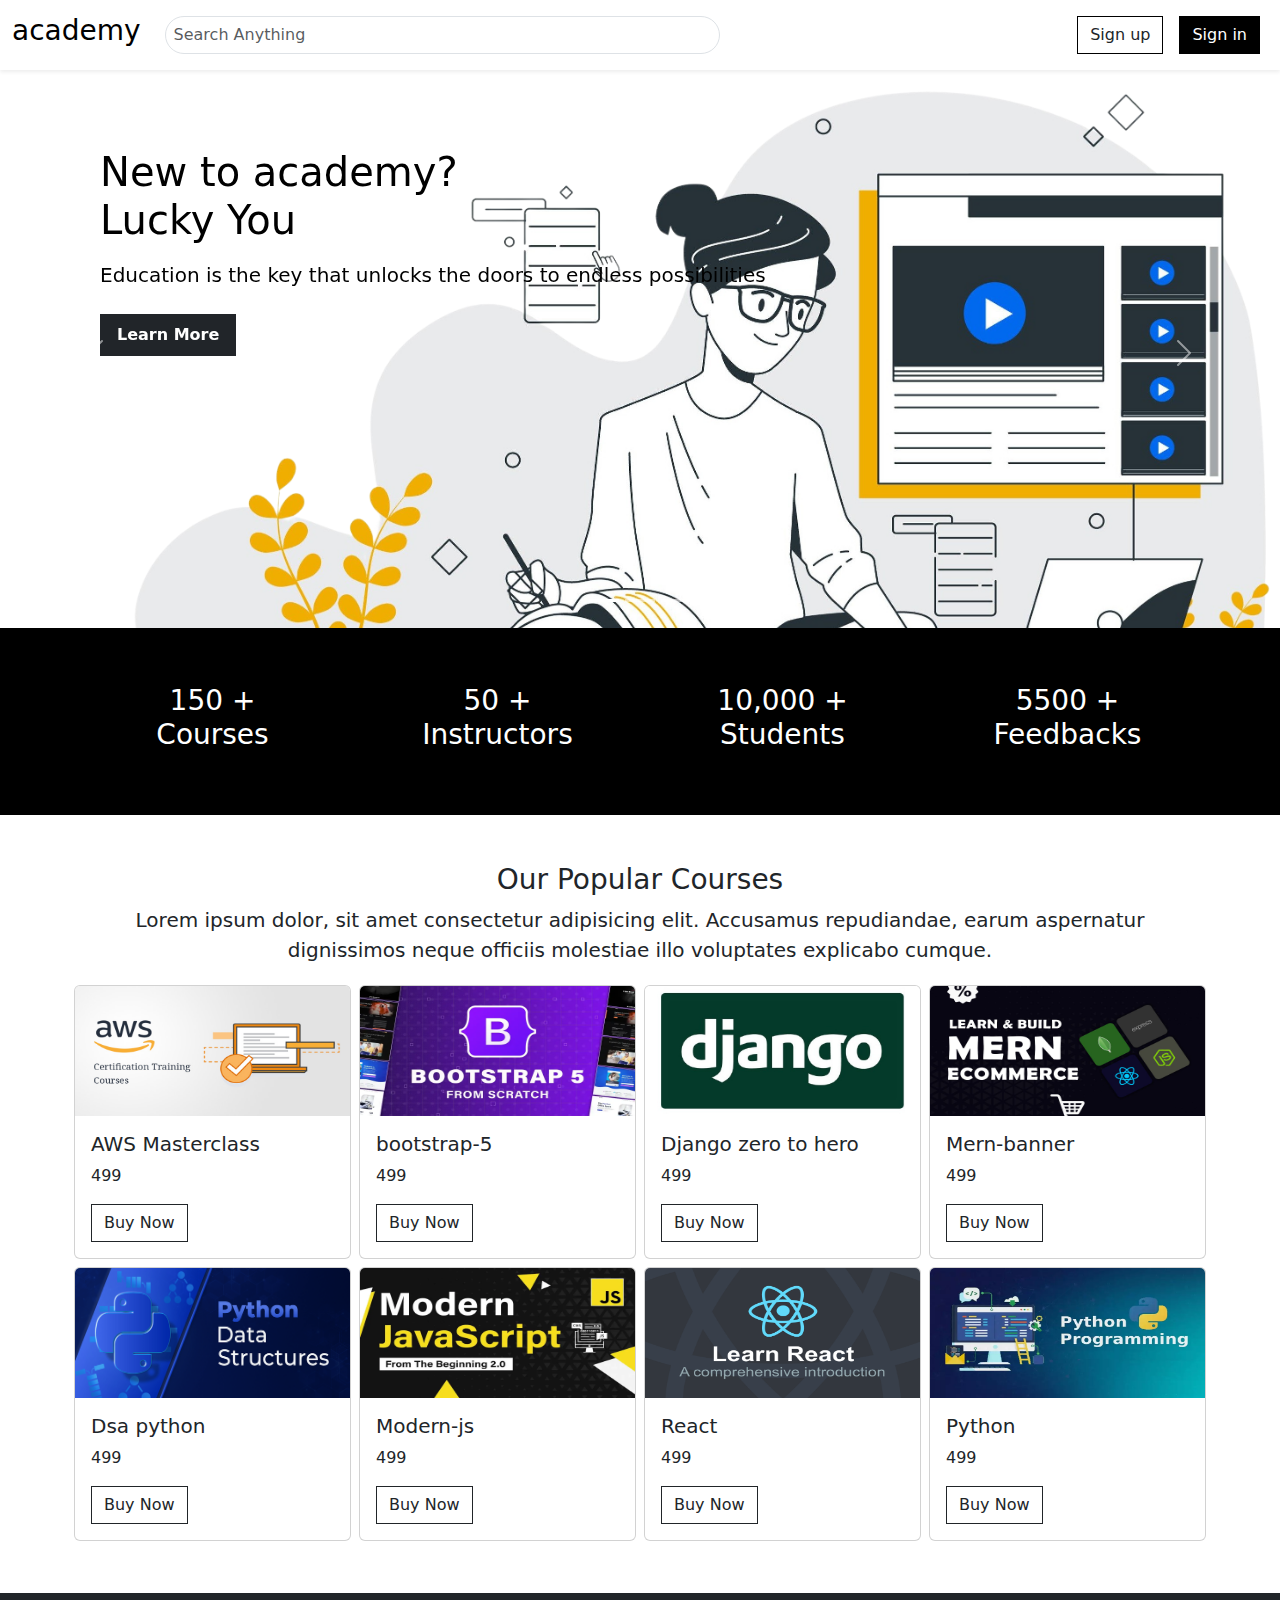
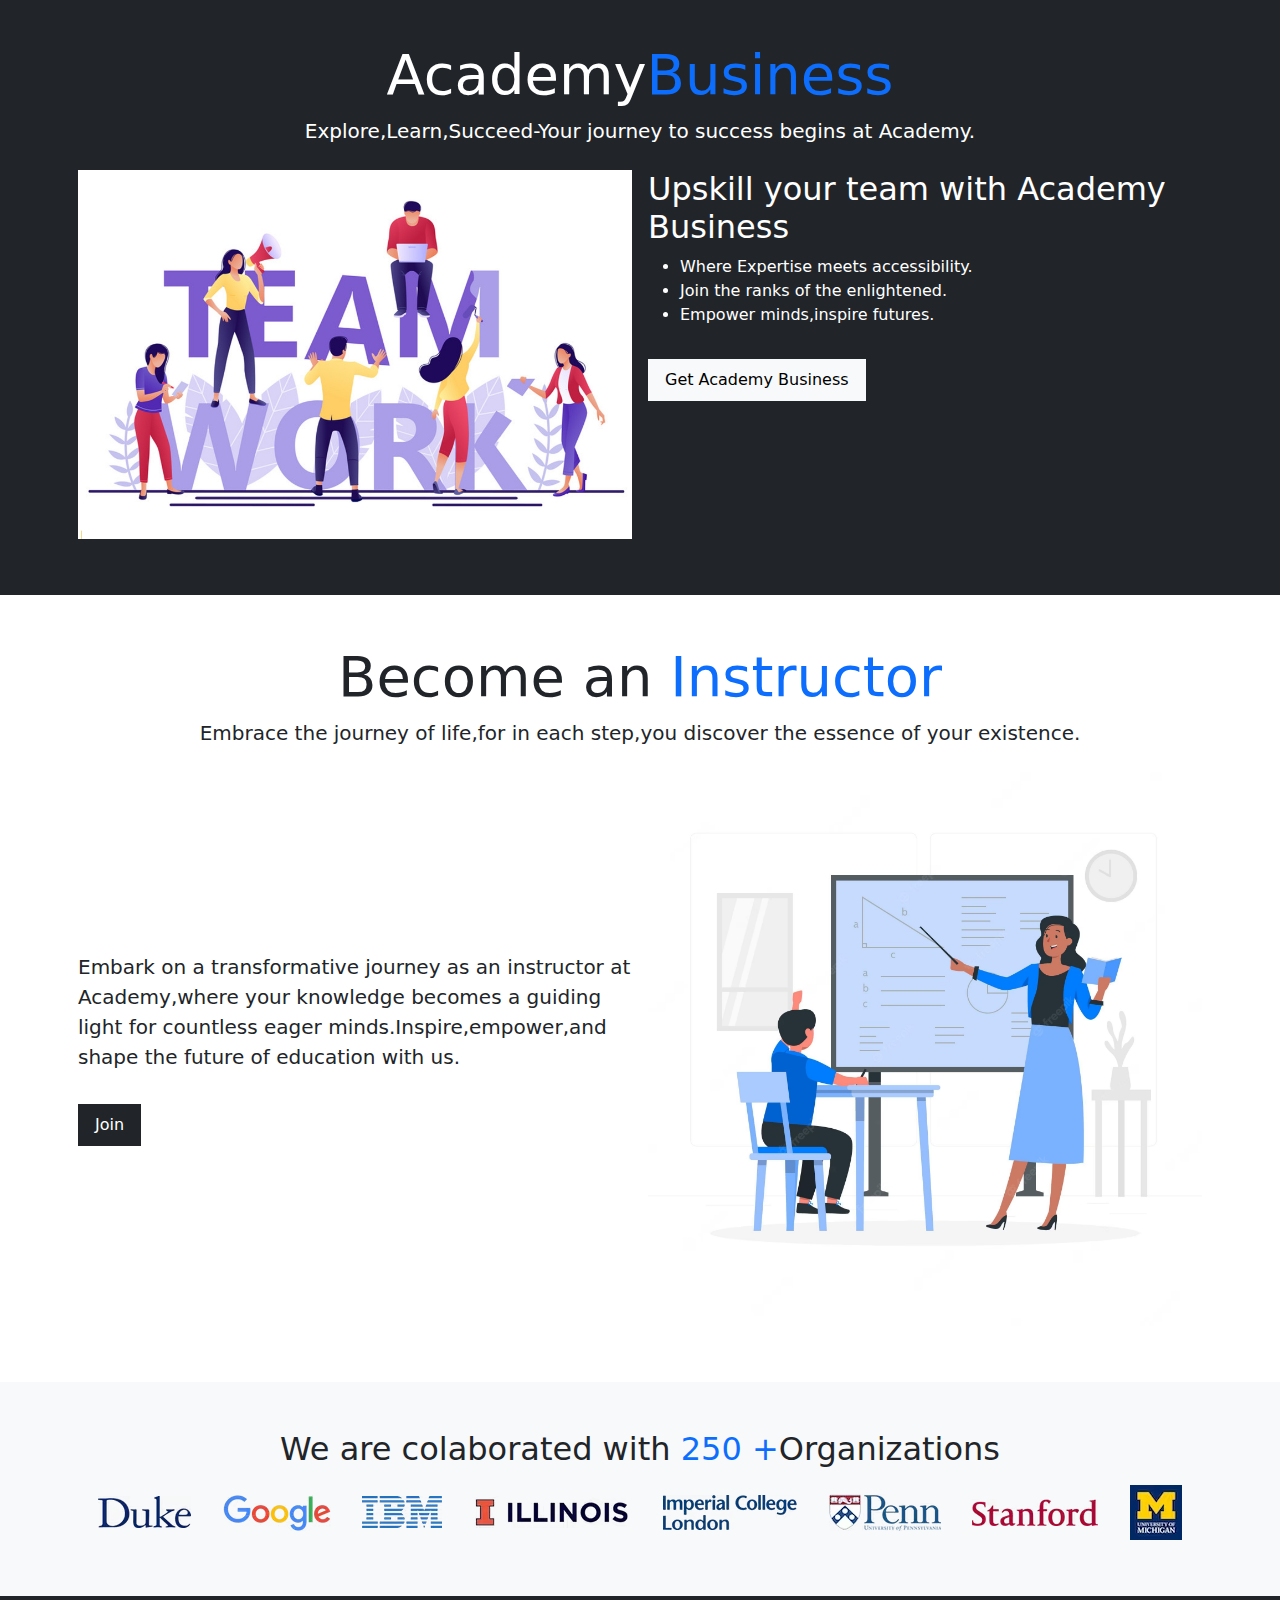
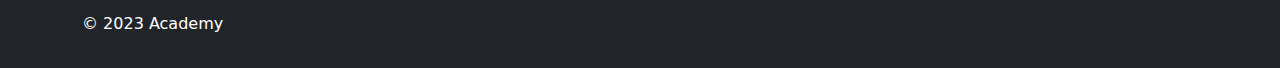
<file: index.html>
<!DOCTYPE html>
<html lang="en">

<head>
    <meta charset="UTF-8">
    <meta http-equiv="X-UA-Compatible" content="IE=edge">
    <meta name="viewport" content="width=device-width, initial-scale=1.0">
    <title>Academy || Online Course Platform</title>
    <link rel="stylesheet" href="bootstrap/bootstrap.min.css">
    <link rel="stylesheet" href="https://cdnjs.cloudflare.com/ajax/libs/font-awesome/6.4.0/css/all.min.css" integrity="sha512-iecdLmaskl7CVkqkXNQ/ZH/XLlvWZOJyj7Yy7tcenmpD1ypASozpmT/E0iPtmFIB46ZmdtAc9eNBvH0H/ZpiBw==" crossorigin="anonymous" referrerpolicy="no-referrer" />
    <link rel="stylesheet" href="css/style.css">
</head>

<body>
  
    <!-- navbar -->
    <nav class="navbar navbar-expand-lg mb-2 shadow-sm ">
        <div class="container-fluid">
          <a class="navbar-brand" href="#">
            <h3>academy</h3>
          </a>
          <button class="navbar-toggler" type="button" data-bs-toggle="collapse" data-bs-target="#navbarNav" aria-controls="navbarNav" aria-expanded="false" aria-label="Toggle navigation">
            <span class="navbar-toggler-icon"></span>
          </button>
          <div class="collapse navbar-collapse" id="navbarNav">
            <form class="w-50 m-2">
                <input type="text" class="form-control rounded-pill px-2" placeholder="Search Anything">
            </form>
            <ul class="navbar-nav ms-auto">
              <li class="nav-item">
                <a class="btn border border-black m-2 rounded-0" href="#">Sign up</a>
              </li>
              <li class="nav-item">
                <a class="btn bg-black text-white m-2 rounded-0" href="#">Sign in</a>
              </li>
              
            </ul>
          </div>
        </div>
      </nav>

<!-- carousel -->
<div id="carouselExampleCaptions" class="carousel slide">
    <div class="carousel-indicators">
      <button type="button" data-bs-target="#carouselExampleCaptions" data-bs-slide-to="0" class="active" aria-current="true" aria-label="Slide 1"></button>
      <button type="button" data-bs-target="#carouselExampleCaptions" data-bs-slide-to="1" aria-label="Slide 2"></button>
      <button type="button" data-bs-target="#carouselExampleCaptions" data-bs-slide-to="2" aria-label="Slide 3"></button>
    </div>
    <div class="carousel-inner">
      <div class="carousel-item active">
        <img src="./images/banner-1.png" class="d-block w-100" alt="...">
        <div class="carousel-caption">
          <h1 class="dispaly-4">New to academy?<br>Lucky You</h1>
          <p class="lead my-3 d-none d-md-block">Education is the key that unlocks the doors to endless possibilities</p>
          <button class="btn bg-dark text-white px-3 py-2 fw-semibold mt-2 rounded-0">Learn More</button>
        </div>
      </div>
      <div class="carousel-item">
        <img src="./images/banner-2.jpg" class="d-block w-100" alt="...">
        <div class="carousel-caption ">
            <h1 class="dispaly-4">Subscribe to the best<br>of academy</h1>
          <p class="lead my-3 d-none d-md-block">The roots of education are bitter,but the fruit is sweet.</p>
          <button class="btn border-dark text-black px-3 py-2 fw-semibold mt-2 rounded-0">Learn More</button>
        </div>
      </div>
      <div class="carousel-item">
        <img src="./images/banner-3.jpg" class="d-block w-100" alt="...">
        <div class="carousel-caption ">
            <h1 class="dispaly-4">Learn with no<br>Light</h1>
          <p class="lead my-3 d-none d-md-block">Live as if you were to die tommorow.Learn as if were to live forever.</p>
          <button class="btn bg-dark text-white px-3 py-2 fw-semibold mt-2 rounded-0">Learn More</button>
         
        </div>
      </div>
    </div>
    <button class="carousel-control-prev" type="button" data-bs-target="#carouselExampleCaptions" data-bs-slide="prev">
      <span class="carousel-control-prev-icon" aria-hidden="true"></span>
      <span class="visually-hidden">Previous</span>
    </button>
    <button class="carousel-control-next" type="button" data-bs-target="#carouselExampleCaptions" data-bs-slide="next">
      <span class="carousel-control-next-icon" aria-hidden="true"></span>
      <span class="visually-hidden">Next</span>
    </button>
  </div>


  <!-- stats -->
  <section class="bg-black text-white py-5">
    <div class="container">
        <div class="row">
            <div class="col-sm-3 p-2 text-center">
                <i class="fa-solid fa-graduation-cap icon" ></i>
                <h3>150 + <br>Courses</h3>

            </div>
            <div class="col-sm-3 p-2 text-center">
                <i class="fa-solid fa-chalkboard-user icon"></i>
                <h3>50 + <br>Instructors</h3>

            </div>
            <div class="col-sm-3 p-2 text-center">
                <i class="fa-solid fa-users icon"></i>
                <h3>10,000 + <br>Students</h3>

            </div>
            <div class="col-sm-3 p-2 text-center">
                <i class="fa-solid fa-comments icon"></i>
                <h3>5500 + <br>Feedbacks</h3>

            </div>
        </div>
    </div>
  </section>
  <!-- courses -->
  <section class="py-5">
    <div class="container">
        <div class="row">
            <div class="col text-center">
                <h3 class="dispaly-4">Our Popular Courses</h3>
                <p class="lead">Lorem ipsum dolor, sit amet consectetur adipisicing elit. Accusamus repudiandae, earum aspernatur dignissimos neque officiis molestiae illo voluptates explicabo cumque.</p>
            </div>
        </div>
        <div class="row">
            <div class="col-md-3 p-1">
                <div class="card">
                    <img src="./images/aws.jpg" class="card-img-top" alt="...">
                    <div class="card-body">
                      <h5 class="card-title">AWS Masterclass</h5>
                      <p class="card-text"><i class="fa-solid fa-indian-rupee-sign"></i> 499</p>
                      <a href="#" class="btn btn-outline-dark rounded-0">Buy Now</a>
                    </div>
                  </div>

            </div>
            <div class="col-md-3 p-1">
                <div class="card">
                    <img src="./images/bootstrap-5.webp" class="card-img-top" alt="...">
                    <div class="card-body">
                      <h5 class="card-title">bootstrap-5</h5>
                      <p class="card-text"><i class="fa-solid fa-indian-rupee-sign"></i> 499</p>
                      <a href="#" class="btn btn-outline-dark rounded-0">Buy Now</a>
                    </div>
                  </div>

            </div>
            <div class="col-md-3 p-1">
                <div class="card">
                    <img src="./images/django.jpg" class="card-img-top" alt="...">
                    <div class="card-body">
                      <h5 class="card-title">Django zero to hero</h5>
                      <p class="card-text"><i class="fa-solid fa-indian-rupee-sign"></i> 499</p>
                      <a href="#" class="btn btn-outline-dark rounded-0">Buy Now</a>
                    </div>
                  </div>

            </div>
            <div class="col-md-3 p-1">
                <div class="card">
                    <img src="./images/mern-banner.jpg" class="card-img-top" alt="...">
                    <div class="card-body">
                      <h5 class="card-title">Mern-banner</h5>
                      <p class="card-text"><i class="fa-solid fa-indian-rupee-sign"></i> 499</p>
                      <a href="#" class="btn btn-outline-dark rounded-0">Buy Now</a>
                    </div>
                  </div>

            </div>
            <div class="col-md-3 p-1">
                <div class="card">
                    <img src="./images/dsapython.webp" class="card-img-top" alt="...">
                    <div class="card-body">
                      <h5 class="card-title">Dsa python</h5>
                      <p class="card-text"><i class="fa-solid fa-indian-rupee-sign"></i> 499</p>
                      <a href="#" class="btn btn-outline-dark rounded-0">Buy Now</a>
                    </div>
                  </div>

            </div>
            <div class="col-md-3 p-1">
                <div class="card">
                    <img src="./images/modern-js.webp" class="card-img-top" alt="...">
                    <div class="card-body">
                      <h5 class="card-title">Modern-js</h5>
                      <p class="card-text"><i class="fa-solid fa-indian-rupee-sign"></i> 499</p>
                      <a href="#" class="btn btn-outline-dark rounded-0">Buy Now</a>
                    </div>
                  </div>

            </div>
            <div class="col-md-3 p-1">
                <div class="card">
                    <img src="./images/react.png" class="card-img-top" alt="...">
                    <div class="card-body">
                      <h5 class="card-title">React</h5>
                      <p class="card-text"><i class="fa-solid fa-indian-rupee-sign"></i> 499</p>
                      <a href="#" class="btn btn-outline-dark rounded-0">Buy Now</a>
                    </div>
                  </div>

            </div>
            <div class="col-md-3 p-1">
                <div class="card">
                    <img src="./images/python.webp" class="card-img-top" alt="...">
                    <div class="card-body">
                      <h5 class="card-title">Python</h5>
                      <p class="card-text"><i class="fa-solid fa-indian-rupee-sign"></i> 499</p>
                      <a href="#" class="btn btn-outline-dark rounded-0">Buy Now</a>
                    </div>
                  </div>

            </div>
        </div>
    </div>
  </section>
  <!-- Academy business -->
  <section class="bg-dark text-white py-5">
    <div class="container">
        <div class="row">
            <div class="col text-center">
                <h1 class="display-4">Academy<span class="text-primary">Business</span></h1>
                <p class="lead">Explore,Learn,Succeed-Your journey to success begins at Academy.</p>
            </div>
        </div>
        <div class="row">
            <div class="col md-6 p-2">
                <img src="./images/team.jpg" class="img-fluid">

            </div>
            
            <div class="col-md-6 p-2">
                <h2>Upskill your team with Academy Business</h2>
                <ul>
                    <li>Where Expertise meets accessibility.</li>
                    <li>Join the ranks of the enlightened.</li>
                    <li>Empower minds,inspire futures.</li>
                </ul>
                <button class="btn btn-light py-2 px-3 rounded-0 mt-3">Get Academy Business</button>
            </div>
        </div>
        
    </div>

  </section>
<!-- instructor-->
<section class=" py-5">
    <div class="container">
        <div class="row">
            <div class="col text-center">
                <h1 class="display-4">Become an<span class="text-primary"> Instructor</span></h1>
                <p class="lead">Embrace the journey of life,for in each step,you discover the essence of your existence.</p>
            </div>
        </div>
        <div class="row">
            <div class="col-md-6 p-2 my-auto">
                <p class="lead">Embark on a transformative journey as an instructor at Academy,where your knowledge becomes a guiding light for countless eager minds.Inspire,empower,and shape the future of education with us.</p>
                <button class="btn btn-dark py-2 px-3 rounded-0 mt-3">Join</button>
            </div>
            <div class="col md-6 p-2">
                <img src="./images/instructor.avif" class="img-fluid">

            </div>
        </div>
        
    </div>

  </section>
<!-- colaboration -->
<section class="bg-light py-5">
    <div class="container text-center">
        <h2>We are colaborated with<span class="text-primary"> 250 +</span>Organizations</h2>
    <div class="d-flex justify-content-around align-items-center flex-wrap">
        <img src="./images/company/duke-3.png" class="m-2">
        <img src="./images/company/google.png" class="m-2">
        <img src="./images/company/IBM_logo.svg.png" class="m-2">
        <img src="./images/company/illinois-3.png" class="m-2">
        <img src="./images/company/imperial.png" class="m-2">
        <img src="./images/company/penn.png" class="m-2">
        <img src="./images/company/stanford.png" class="m-2">
        <img src="./images/company/umich.png" class="m-2">

    </div>

    </div>
    
</section>
<!-- footer -->
<footer class="bg-dark text-white py-3">
    <div class="container">
        <div class="row">
            <div class="col-sm-6">
                <p>&copy; 2023 Academy</p>
            </div>
            <div class="col-sm-6 text-end">
                <i class="fa-brands fa-facebook fa-2xl"></i>
                <i class="fa-brands fa-twitter fa-2xl"></i>
                <i class="fa-brands fa-youtube fa-2xl"></i>
                <i class="fa-brands fa-linkedin fa-2xl"></i>
            </div>
        </div>
    </div>
</footer>
    <script src="./bootstrap/bootstrap.bundle.min.js"></script>
</body>

</html>
<!-- <body class="border border-dark border-2 " style="background-color:gainsboro ;"> -->
  <!-- /* .section{
    background-image: url('images/background.jpg');
    background-size: cover;
    background-position: center;
    }
    */ -->
</file>
<file: css/style.css>
.carousel-item{
    height:550px;
}
.carousel-caption{
    position:absolute;
    top: 50px;
    left: 100px;
    color: black;
    text-align: left;
    width: 40%r;
}
.icon{
    font-size: 4rem;
}
.card-img-top{
    height:130px;
}
@media only screen and (max-width: 786px) {
    .carousel-item{
        height: auto;

    }
    .carousel-caption{
        
        top: 5px;
        left: 10px;
        color: black;
        text-align: left;
        width: 100%;
    }
    .carousel-caption h1{
        font-size: 1.5rem;
    }
    
    
}
</file>
